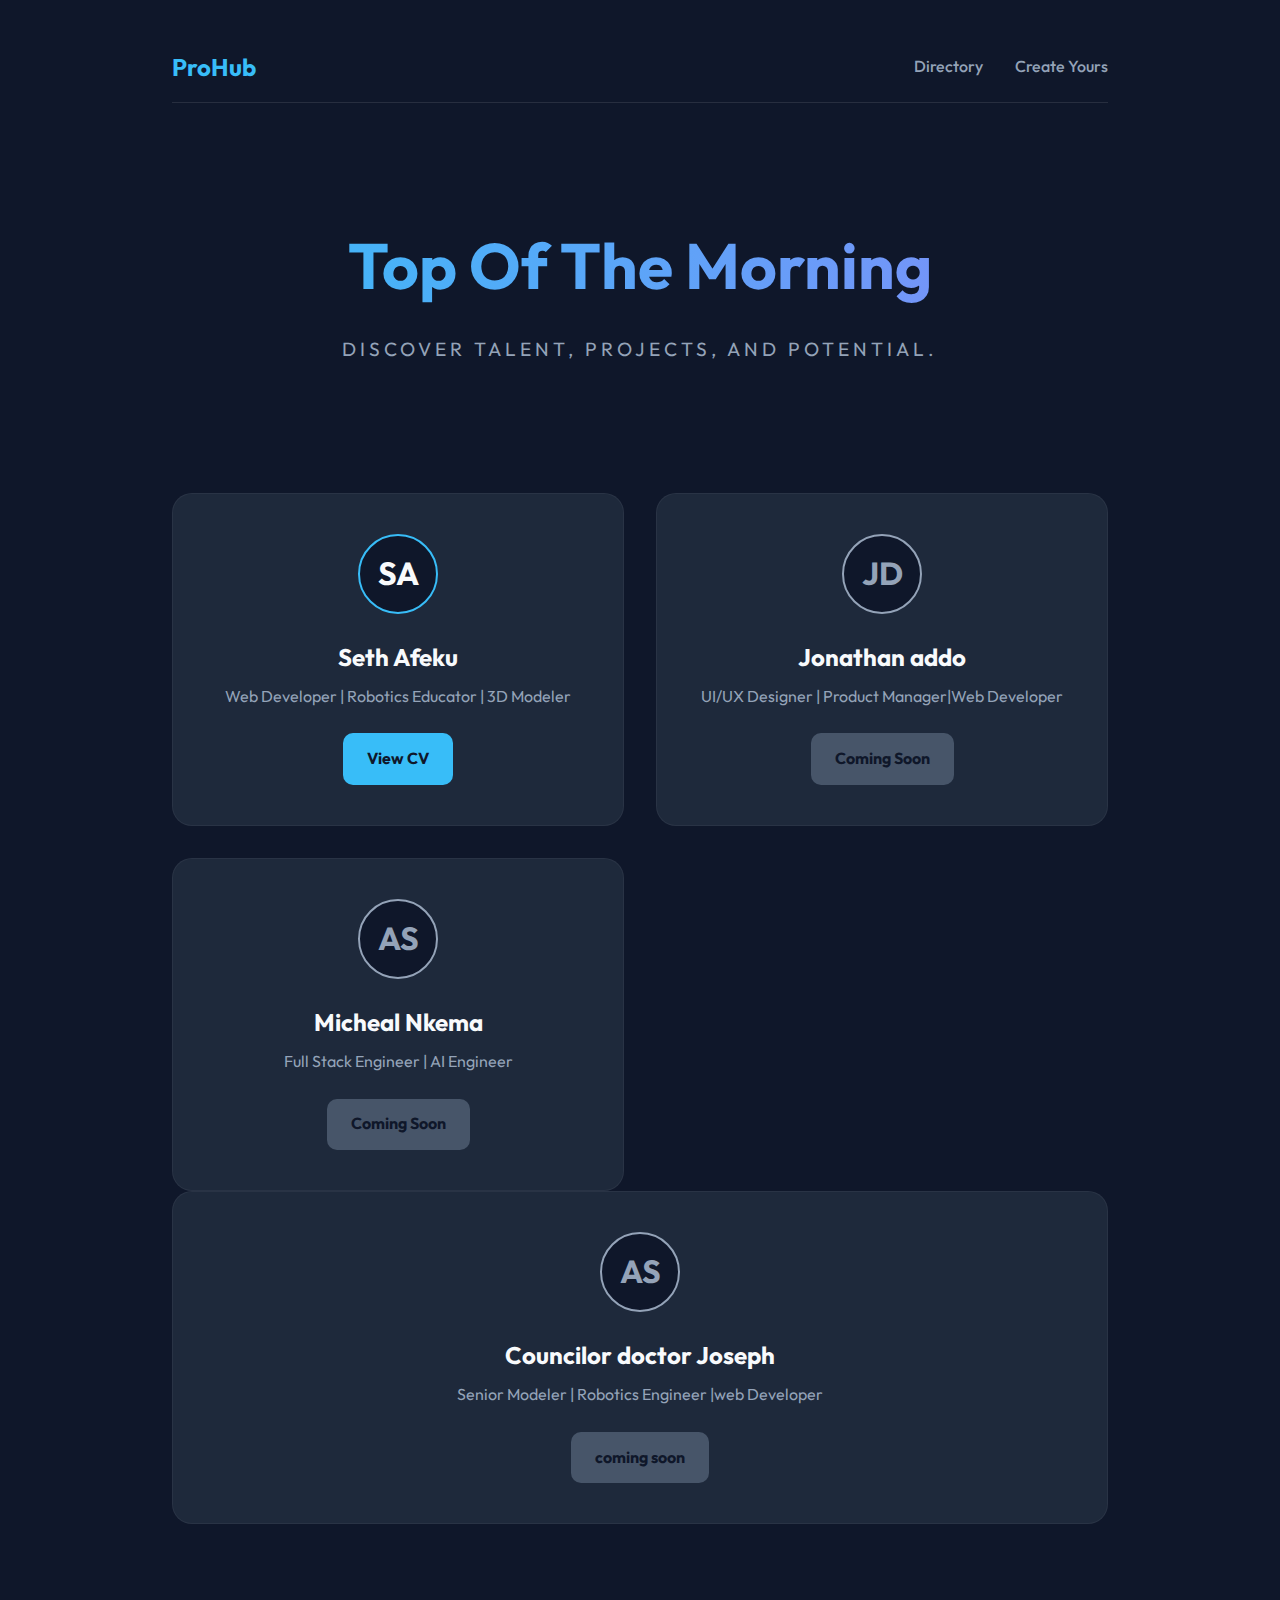
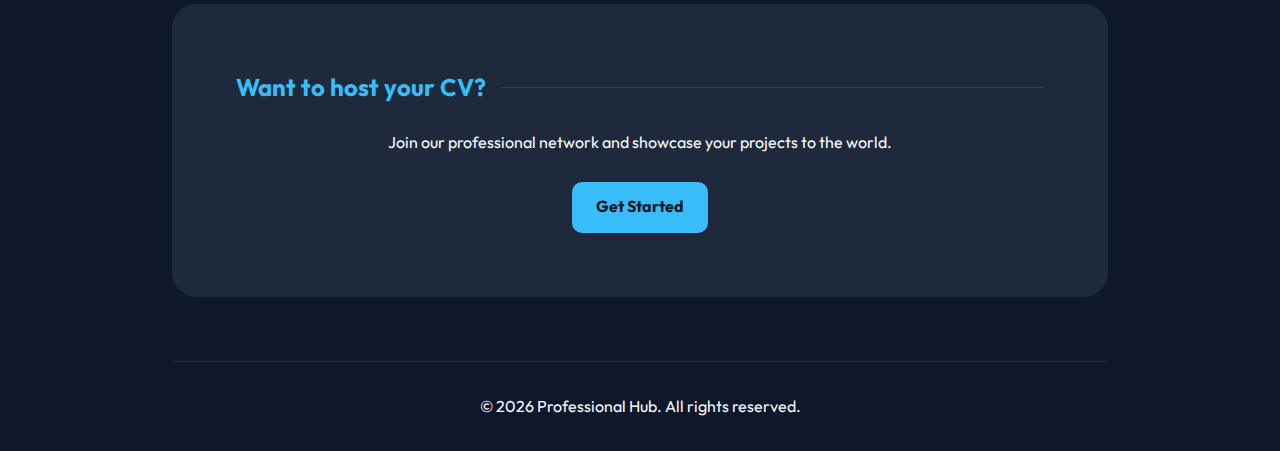
<file: index.html>
<!DOCTYPE html>
<html lang="en">

<head>
    <meta charset="UTF-8">
    <meta name="viewport" content="width=device-width, initial-scale=1.0">
    <title>Professional Hub | CV & Project Directory</title>
    <link rel="preconnect" href="https://fonts.googleapis.com">
    <link rel="preconnect" href="https://fonts.gstatic.com" crossorigin>
    <link href="https://fonts.googleapis.com/css2?family=Outfit:wght@300;500;700&display=swap" rel="stylesheet">
    <link rel="stylesheet" href="styles.css">
</head>

<body>
    <nav>
        <a href="index.html" class="nav-logo">ProHub</a>
        <div class="nav-links">
            <a href="index.html">Directory</a>
            <a href="template.html">Create Yours</a>
        </div>
    </nav>

    <header class="platform-hero">
        <h1>Top Of The Morning </h1>
        <p class="intro">Discover talent, projects, and potential.</p>
    </header>

    <main>
        <div class="user-directory">
            <!-- User Card: Seth Afeku -->
            <div class="user-card">
                <div class="user-avatar">SA</div>
                <h3>Seth Afeku</h3>
                <p>Web Developer | Robotics Educator | 3D Modeler</p>
                <a href="seth-afeku.html" class="view-profile-btn">View CV</a>
            </div>

            <!-- Placeholder: Future User 1 -->
            <div class="user-card">
                <div class="user-avatar" style="border-color: #94a3b8; color: #94a3b8;">JD</div>
                <h3>Jonathan addo</h3>
                <p>UI/UX Designer | Product Manager|Web Developer</p>
                <a href="#" class="view-profile-btn" style="background: #475569;">Coming Soon</a>
            </div>

            <!-- Placeholder: Future User 2 -->
            <div class="user-card">
                <div class="user-avatar" style="border-color: #94a3b8; color: #94a3b8;">AS</div>
                <h3>Micheal Nkema</h3>
                <p>Full Stack Engineer | AI Engineer</p>
                <a href="#" class="view-profile-btn" style="background: #475569;">Coming Soon</a>
            </div>
        </div>
        <div class="user-card">
            <div class="user-avatar" style="border-color: #94a3b8; color:#94a3b8;">AS</div>
            <h3>Councilor doctor Joseph </h3>
            <p>Senior Modeler | Robotics Engineer |web Developer</p>
            <a href="#" class="view-profile-btn" style="background: #475569;">coming soon</a>

        </div>

        <section class="cta-section">
            <h2 class="section-title">Want to host your CV?</h2>
            <p>Join our professional network and showcase your projects to the world.</p>
            <br>
            <a href="template.html" class="view-profile-btn">Get Started</a>
        </section>
    </main>

    <footer>
        <p>&copy; 2026 Professional Hub. All rights reserved.</p>
    </footer>
</body>

</html>
</file>
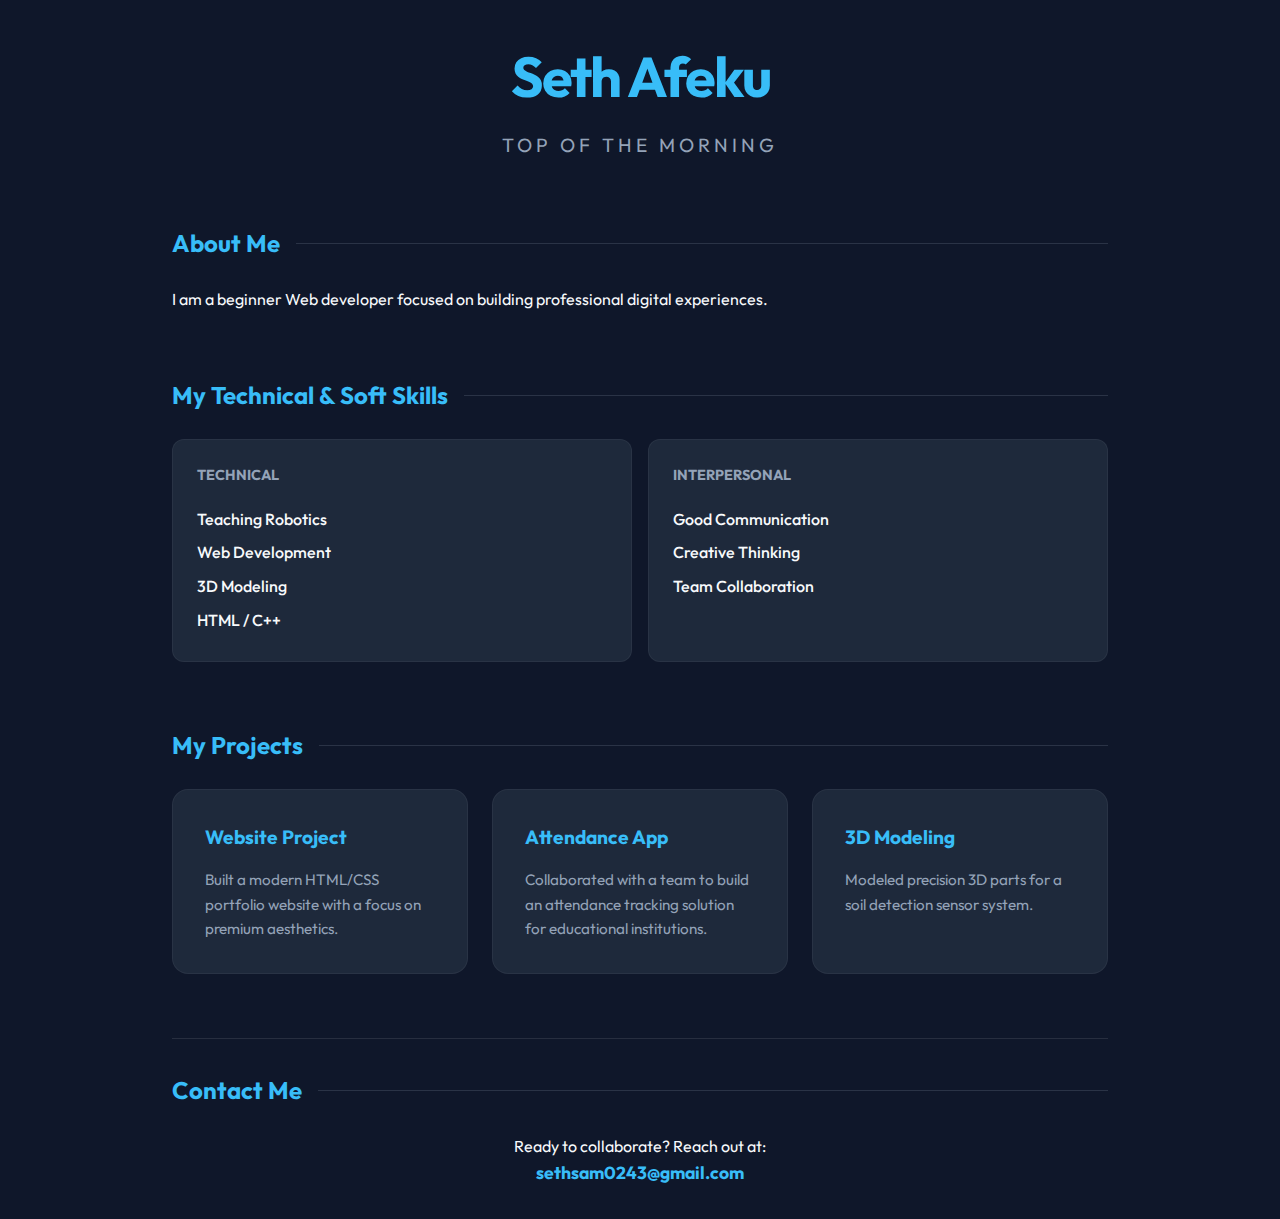
<file: seth-afeku.html>
<!DOCTYPE html>
<html lang="en">

<head>
    <meta charset="UTF-8">
    <meta name="viewport" content="width=device-width, initial-scale=1.0">
    <title>Seth Afeku | Portfolio</title>
    <link rel="preconnect" href="https://fonts.googleapis.com">
    <link rel="preconnect" href="https://fonts.gstatic.com" crossorigin>
    <link href="https://fonts.googleapis.com/css2?family=Outfit:wght@300;500;700&display=swap" rel="stylesheet">
    <link rel="stylesheet" href="styles.css">
</head>

<body>
    <header>
        <h1 class="name">Seth Afeku</h1>
        <p class="intro">TOP OF THE MORNING</p>
    </header>

    <section id="about">
        <h2 class="section-title">About Me</h2>
        <p>I am a beginner Web developer focused on building professional digital experiences.</p>
    </section>

    <section id="skills">
        <h2 class="section-title">My Technical & Soft Skills</h2>
        <div class="skills-container">
            <ul class="skill-list">
                <h4>Technical</h4>
                <li>Teaching Robotics</li>
                <li>Web Development</li>
                <li>3D Modeling</li>
                <li>HTML / C++</li>
            </ul>
            <ul class="skill-list">
                <h4>Interpersonal</h4>
                <li>Good Communication</li>
                <li>Creative Thinking</li>
                <li>Team Collaboration</li>
            </ul>
        </div>
    </section>

    <section id="projects">
        <h2 class="section-title">My Projects</h2>
        <div class="projects-grid">
            <div class="project-card">
                <h6>Website Project</h6>
                <p>Built a modern HTML/CSS portfolio website with a focus on premium aesthetics.</p>
            </div>
            <div class="project-card">
                <h6>Attendance App</h6>
                <p>Collaborated with a team to build an attendance tracking solution for educational institutions.</p>
            </div>
            <div class="project-card">
                <h6>3D Modeling</h6>
                <p>Modeled precision 3D parts for a soil detection sensor system.</p>
            </div>
        </div>
    </section>

    <footer>
        <h3 class="section-title">Contact Me</h3>
        <p>Ready to collaborate? Reach out at:</p>
        <a href="mailto:sethsam0243@gmail.com" class="contact-email">sethsam0243@gmail.com</a>
    </footer>
</body>

</html>
</file>
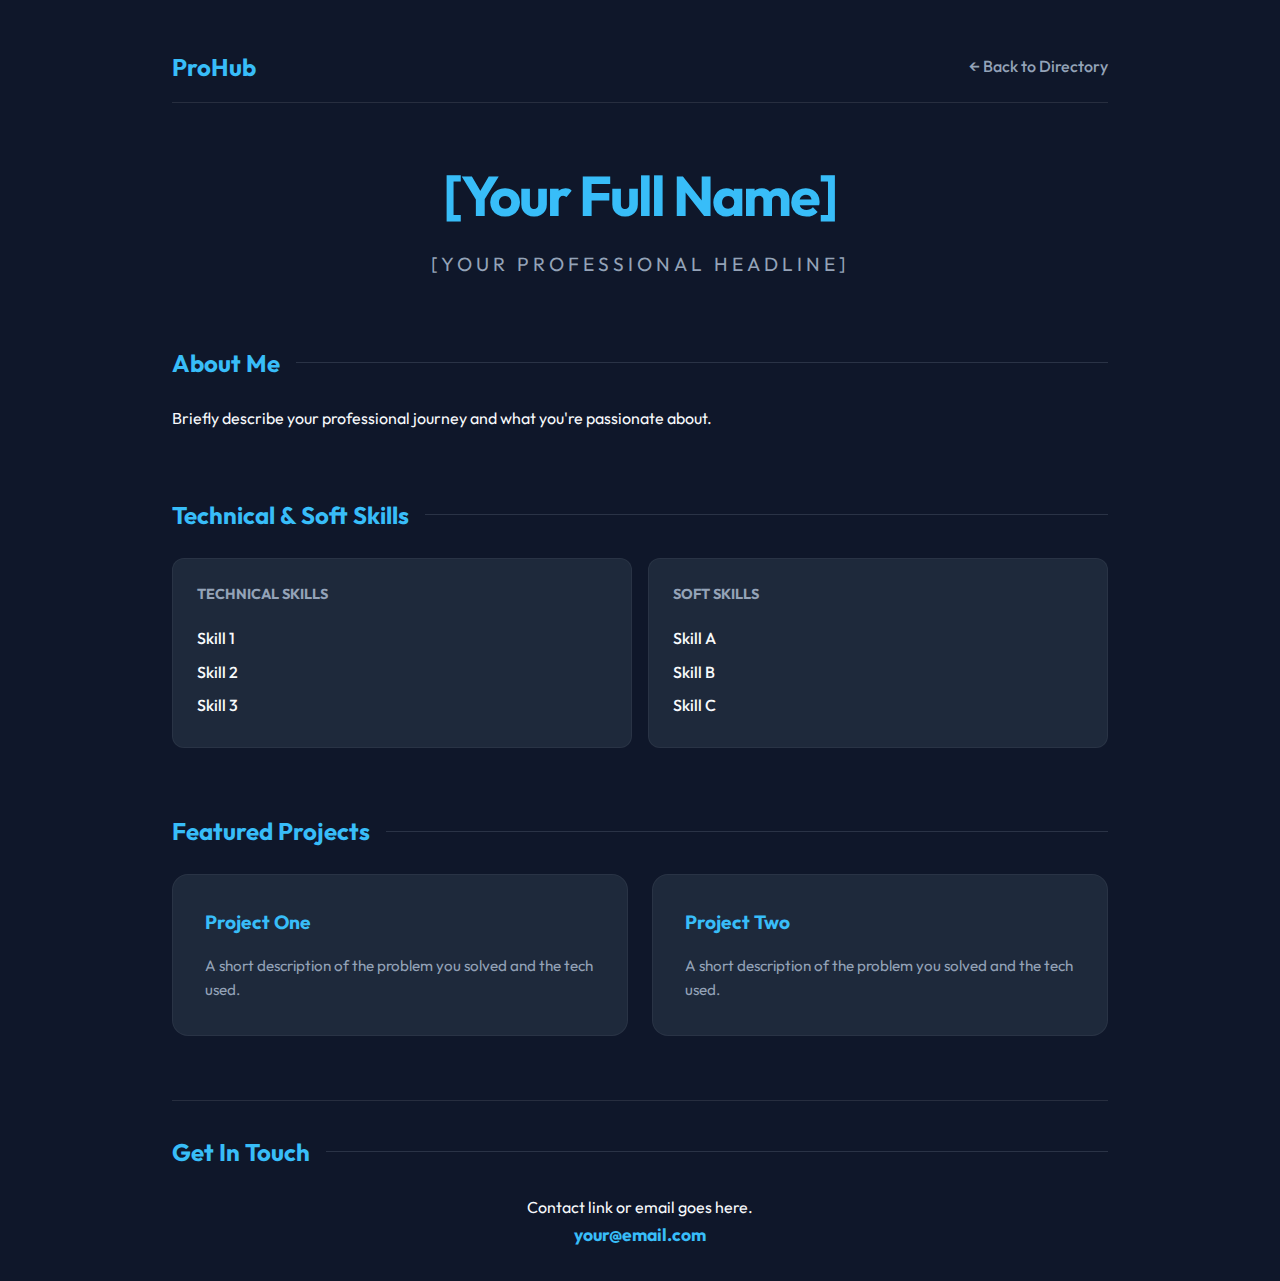
<file: template.html>
<!DOCTYPE html>
<html lang="en">

<head>
    <meta charset="UTF-8">
    <meta name="viewport" content="width=device-width, initial-scale=1.0">
    <title>User Name | Portfolio Template</title>
    <link rel="preconnect" href="https://fonts.googleapis.com">
    <link rel="preconnect" href="https://fonts.gstatic.com" crossorigin>
    <link href="https://fonts.googleapis.com/css2?family=Outfit:wght@300;500;700&display=swap" rel="stylesheet">
    <link rel="stylesheet" href="styles.css">
</head>

<body>
    <nav>
        <a href="index.html" class="nav-logo">ProHub</a>
        <div class="nav-links">
            <a href="index.html">← Back to Directory</a>
        </div>
    </nav>

    <header>
        <h1 class="name">[Your Full Name]</h1>
        <p class="intro">[Your Professional Headline]</p>
    </header>

    <section id="about">
        <h2 class="section-title">About Me</h2>
        <p>Briefly describe your professional journey and what you're passionate about.</p>
    </section>

    <section id="skills">
        <h2 class="section-title">Technical & Soft Skills</h2>
        <div class="skills-container">
            <ul class="skill-list">
                <h4>Technical Skills</h4>
                <li>Skill 1</li>
                <li>Skill 2</li>
                <li>Skill 3</li>
            </ul>
            <ul class="skill-list">
                <h4>Soft Skills</h4>
                <li>Skill A</li>
                <li>Skill B</li>
                <li>Skill C</li>
            </ul>
        </div>
    </section>

    <section id="projects">
        <h2 class="section-title">Featured Projects</h2>
        <div class="projects-grid">
            <div class="project-card">
                <h6>Project One</h6>
                <p>A short description of the problem you solved and the tech used.</p>
            </div>
            <div class="project-card">
                <h6>Project Two</h6>
                <p>A short description of the problem you solved and the tech used.</p>
            </div>
        </div>
    </section>

    <footer>
        <h3 class="section-title">Get In Touch</h3>
        <p>Contact link or email goes here.</p>
        <a href="mailto:your@email.com" class="contact-email">your@email.com</a>
    </footer>
</body>

</html>
</file>
<file: styles.css>
/* Modern Design System for Portfolio */
:root {
    --bg-color: #0f172a;
    --card-bg: #1e293b;
    --text-primary: #f8fafc;
    --text-secondary: #94a3b8;
    --accent-color: #38bdf8;
    --accent-glow: rgba(56, 189, 248, 0.2);
    --font-main: 'Outfit', 'Inter', sans-serif;
}

/* Base Styles */
* {
    margin: 0;
    padding: 0;
    box-sizing: border-box;
}

body {
    background-color: var(--bg-color);
    color: var(--text-primary);
    font-family: var(--font-main);
    line-height: 1.6;
    padding: 2rem;
    max-width: 1000px;
    margin: 0 auto;
}

/* Navigation */
nav {
    display: flex;
    justify-content: space-between;
    align-items: center;
    padding: 1rem 0;
    margin-bottom: 3rem;
    border-bottom: 1px solid rgba(255, 255, 255, 0.1);
}

.nav-logo {
    font-size: 1.5rem;
    font-weight: 700;
    color: var(--accent-color);
    text-decoration: none;
}

.nav-links {
    display: flex;
    gap: 2rem;
}

.nav-links a {
    color: var(--text-secondary);
    text-decoration: none;
    font-weight: 500;
    transition: color 0.3s ease;
}

.nav-links a:hover {
    color: var(--accent-color);
}

header {
    margin-bottom: 4rem;
    text-align: center;
}

.name {
    font-size: 3.5rem;
    color: var(--accent-color);
    margin-bottom: 0.5rem;
    letter-spacing: -2px;
}

.intro {
    font-size: 1.2rem;
    color: var(--text-secondary);
    text-transform: uppercase;
    letter-spacing: 4px;
}

section {
    margin-bottom: 4rem;
}

.section-title {
    font-size: 1.5rem;
    color: var(--accent-color);
    margin-bottom: 1.5rem;
    display: flex;
    align-items: center;
}

.section-title::after {
    content: '';
    flex: 1;
    height: 1px;
    background: var(--text-secondary);
    margin-left: 1rem;
    opacity: 0.2;
}

/* Skills Grid */
.skills-container {
    display: grid;
    grid-template-columns: repeat(auto-fit, minmax(150px, 1fr));
    gap: 1rem;
}

.skill-list {
    list-style: none;
    background: var(--card-bg);
    padding: 1.5rem;
    border-radius: 12px;
    border: 1px solid rgba(255, 255, 255, 0.05);
}

.skill-list h4 {
    margin-bottom: 1rem;
    color: var(--text-secondary);
    font-size: 0.9rem;
    text-transform: uppercase;
}

.skill-list li {
    padding: 0.25rem 0;
    font-weight: 500;
}

/* Projects Grid */
.projects-grid {
    display: grid;
    grid-template-columns: repeat(auto-fit, minmax(250px, 1fr));
    gap: 1.5rem;
}

.project-card {
    background: var(--card-bg);
    padding: 2rem;
    border-radius: 16px;
    border: 1px solid rgba(255, 255, 255, 0.05);
    transition: transform 0.3s ease, box-shadow 0.3s ease;
}

.project-card:hover {
    transform: translateY(-5px);
    box-shadow: 0 10px 30px -10px var(--accent-glow);
    border-color: var(--accent-color);
}

.project-card h6 {
    font-size: 1.2rem;
    color: var(--accent-color);
    margin-bottom: 1rem;
}

.project-card p {
    color: var(--text-secondary);
    font-size: 0.95rem;
}

footer {
    border-top: 1px solid rgba(255, 255, 255, 0.1);
    padding-top: 2rem;
    text-align: center;
}

.contact-email {
    color: var(--accent-color);
    text-decoration: none;
    font-weight: bold;
    font-size: 1.1rem;
}

.contact-email:hover {
    text-decoration: underline;
}

@media (max-width: 600px) {
    .name {
        font-size: 2.5rem;
    }

    body {
        padding: 1rem;
    }

    .nav-links {
        display: none;
    }
}

/* Landing Page Specifics */
.platform-hero {
    text-align: center;
    padding: 4rem 0;
}

.platform-hero h1 {
    font-size: 4rem;
    margin-bottom: 1rem;
    background: linear-gradient(to right, var(--accent-color), #818cf8);
    -webkit-background-clip: text;
    -webkit-text-fill-color: transparent;
}

.user-directory {
    display: grid;
    grid-template-columns: repeat(auto-fill, minmax(300px, 1fr));
    gap: 2rem;
    margin-top: 3rem;
}

.user-card {
    background: var(--card-bg);
    border-radius: 20px;
    padding: 2.5rem;
    text-align: center;
    position: relative;
    overflow: hidden;
    transition: transform 0.4s cubic-bezier(0.175, 0.885, 0.32, 1.275);
    border: 1px solid rgba(255, 255, 255, 0.05);
}

.user-card:hover {
    transform: scale(1.03);
    border-color: var(--accent-color);
}

.user-avatar {
    width: 80px;
    height: 80px;
    background: var(--bg-color);
    border: 2px solid var(--accent-color);
    border-radius: 50%;
    margin: 0 auto 1.5rem;
    display: flex;
    align-items: center;
    justify-content: center;
    font-size: 2rem;
    font-weight: bold;
}

.user-card h3 {
    font-size: 1.5rem;
    margin-bottom: 0.5rem;
}

.user-card p {
    color: var(--text-secondary);
    margin-bottom: 1.5rem;
}

.view-profile-btn {
    display: inline-block;
    padding: 0.8rem 1.5rem;
    background: var(--accent-color);
    color: var(--bg-color);
    text-decoration: none;
    border-radius: 10px;
    font-weight: bold;
    transition: opacity 0.3s ease;
}

.view-profile-btn:hover {
    opacity: 0.9;
}

.cta-section {
    background: var(--card-bg);
    padding: 4rem;
    border-radius: 24px;
    text-align: center;
    margin-top: 5rem;
}
</file>
